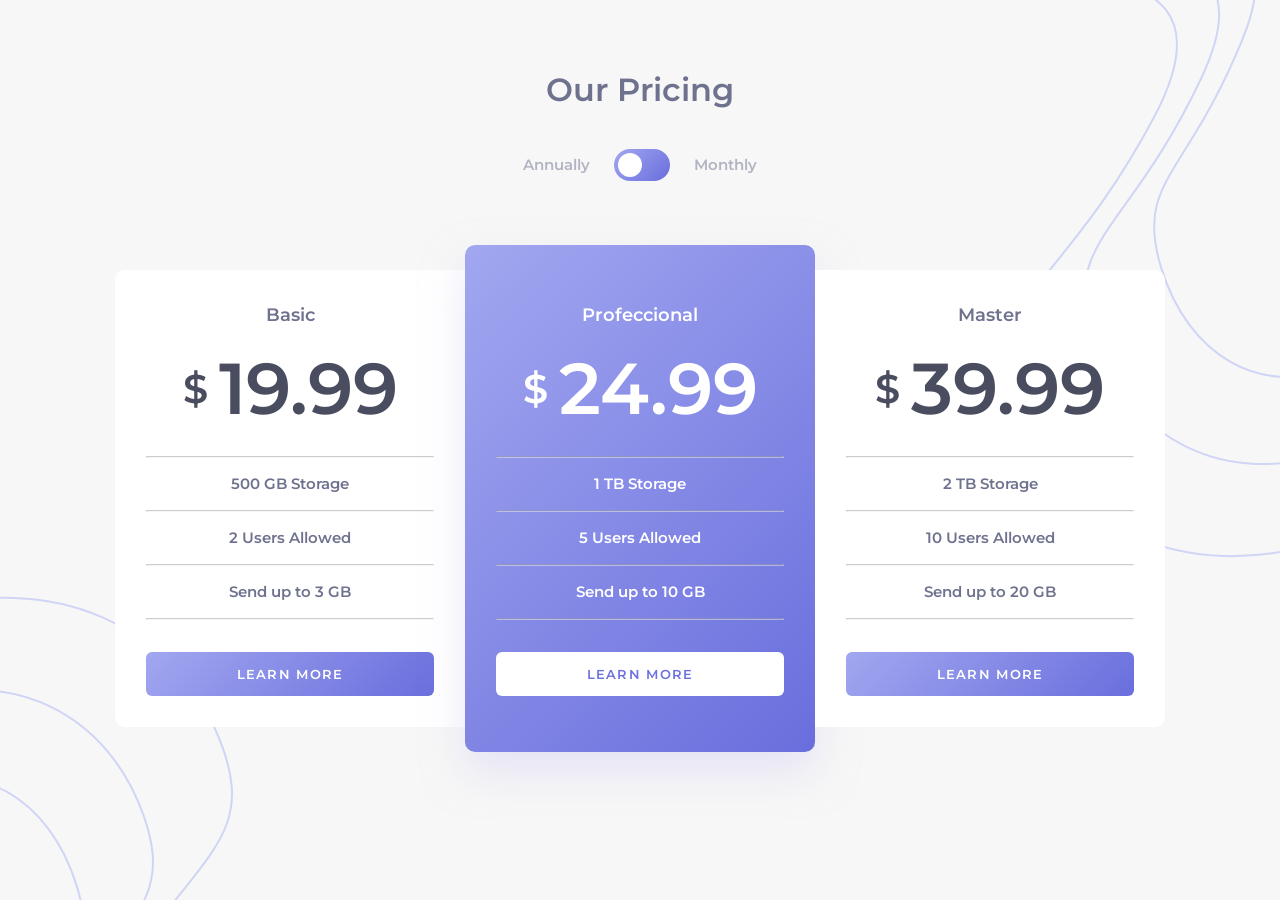
<file: index.html>
<!DOCTYPE html>
<html lang="en">
<head>
    <meta charset="UTF-8">
    <meta name="viewport" content="width=device-width, initial-scale=1.0">
    <title>Our pricing</title>
    <!-- STYLESHEETS -->
    <link rel="stylesheet" href="css/normalazie.css">
    <link rel="stylesheet" href="css/style.css">
</head>
<body>   
    <div class="main-content">
        <div class="container">
            <div class="prices-data">
                <h1 class="prices-data-title">Our Pricing</h1>
                <form action="https:echo.htmlacademy.ru" class="pricing-switch">
                    <div class="switch">
                        <!-- switch radios -->
                        <input class="switch-input-annual visually-hidden" type="radio" name="payment_period" value="annual" id="annual-payment-radio">
                        <input class="switch-input-monthly visually-hidden" type="radio" name="payment_period" value="monthly" id="monthly-payment-radio">
                        <label class="switch-label" for="annual-payment-radio">Annually</label>
                        <!-- SWITch control -->
                        <div class="switch-control">
                            <div class="switch-circle">
                            </div>
                            <label class="switch-control-annual" for="annual-payment-radio"></label>
                            <label class="switch-control-monthly" for="monthly-payment-radio"></label>
                        </div>
                        <label class="switch-label" for="monthly-payment-radio">Monthly</label>
                    </div>
                </form>

                <div class="pricing-table-wrapper">
                    <div class="prising-table" data-payment-annually="199.99" data-payment-monthly="19.99">
                        <h1 class="prising-table-title">Basic</h1>
                        <div class="main-costs">
                            <span class="main-costs-mark">$</span>
                            <span class="main-costs-value">19.99</span>
                        </div>
                        <hr class="divider">
                        <p class="prising-table-texts">500 GB Storage</p>
                        <hr class="divider">
                        <p class="prising-table-texts">2 Users Allowed</p>
                        <hr class="divider">
                        <p class="prising-table-texts">Send up to 3 GB</p>
                        <hr class="divider">
                        <a class="button" href="#">Learn More</a>
                    </div>
                    
                    <div class="prising-table prising-table-pro" data-payment-annually="249.99" data-payment-monthly="24.99">
                        <h1 class="prising-table-title prising-table-title-pro">Profeccional</h1>
                        <div class="main-costs">
                            <span class="main-costs-mark main-costs-mark-pro">$</span>
                            <span class="main-costs-value main-costs-value-pro">24.99</span>
                        </div>
                        <hr class="divider divider-pro">
                        <p class="prising-table-texts prising-table-texts-pro">1 TB Storage</p>
                        <hr class="divider divider-pro">
                        <p class="prising-table-texts prising-table-texts-pro">5 Users Allowed</p>
                        <hr class="divider divider-pro">
                        <p class="prising-table-texts prising-table-texts-pro">Send up to 10 GB</p>
                        <hr class="divider">
                        <a class="form-link" href="#">Learn More</a>
                    </div>

                    <div class="prising-table" data-payment-annually="399.99" data-payment-monthly="39.99">
                        <h1 class="prising-table-title">Master</h1>
                        <div class="main-costs">
                            <span class="main-costs-mark">$</span>
                            <span class="main-costs-value">39.99</span>
                        </div>
                        <hr class="divider">
                        <p class="prising-table-texts">2 TB Storage</p>
                        <hr class="divider">
                        <p class="prising-table-texts">10 Users Allowed</p>
                        <hr class="divider">
                        <p class="prising-table-texts">Send up to 20 GB</p>
                        <hr class="divider">
                        <a class="button" href="#">Learn More</a>
                    </div>

                </div>
            </div>
        </div>
    </div>
    <script src="js/main.js"></script>
</body>
</html>
</file>
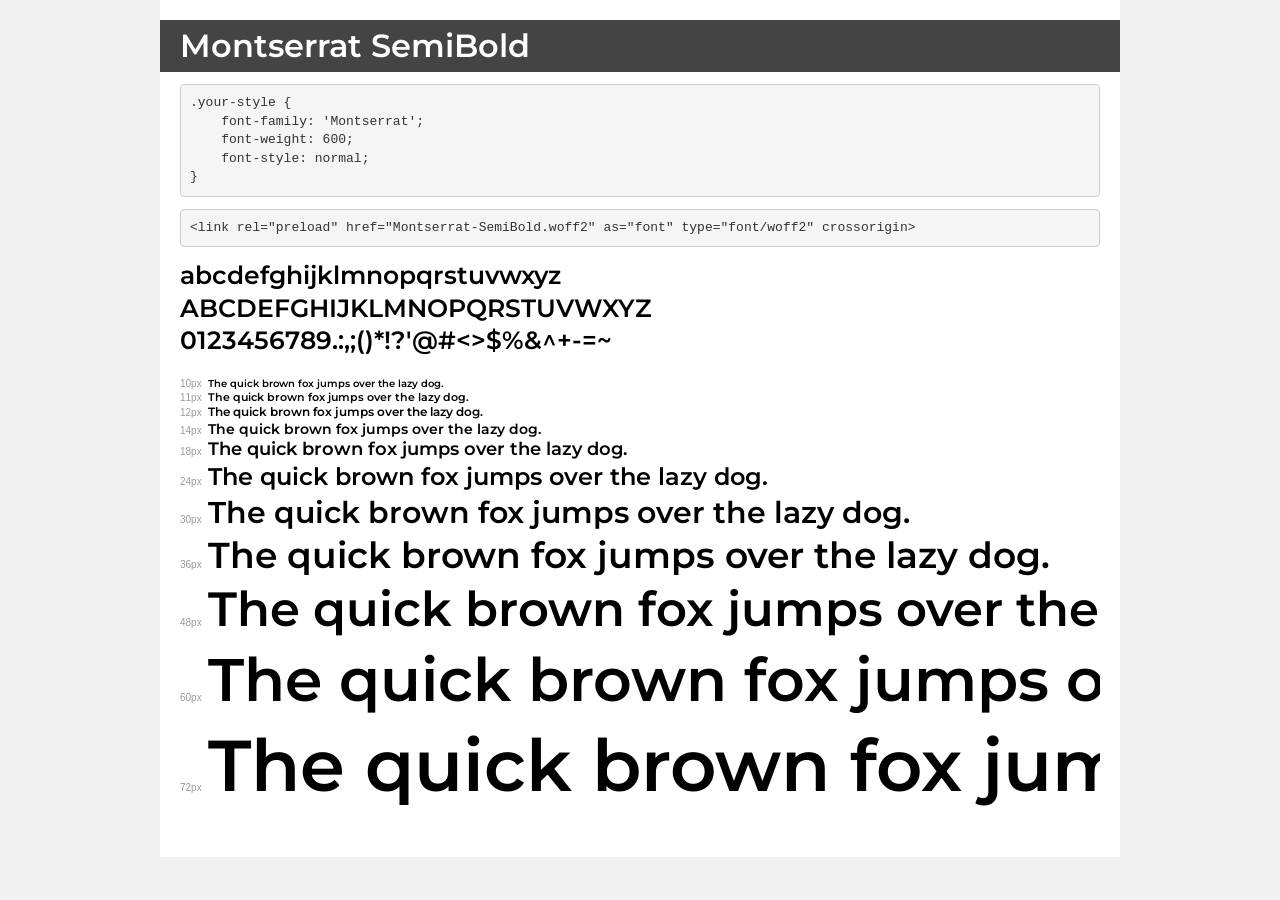
<file: fonts/demo.html>
<!DOCTYPE html>
<html lang="en">
<head>
    <meta charset="utf-8">
    <meta http-equiv="X-UA-Compatible" content="IE=edge">
    <meta name="viewport" content="width=device-width, initial-scale=1">
    <meta name="robots" content="noindex, noarchive">
    <meta name="format-detection" content="telephone=no">
    <title>Transfonter demo</title>
    <link href="stylesheet.css" rel="stylesheet">
    <style>
        /*
        http://meyerweb.com/eric/tools/css/reset/
        v2.0 | 20110126
        License: none (public domain)
        */
        html, body, div, span, applet, object, iframe,
        h1, h2, h3, h4, h5, h6, p, blockquote, pre,
        a, abbr, acronym, address, big, cite, code,
        del, dfn, em, img, ins, kbd, q, s, samp,
        small, strike, strong, sub, sup, tt, var,
        b, u, i, center,
        dl, dt, dd, ol, ul, li,
        fieldset, form, label, legend,
        table, caption, tbody, tfoot, thead, tr, th, td,
        article, aside, canvas, details, embed,
        figure, figcaption, footer, header, hgroup,
        menu, nav, output, ruby, section, summary,
        time, mark, audio, video {
            margin: 0;
            padding: 0;
            border: 0;
            font-size: 100%;
            font: inherit;
            vertical-align: baseline;
        }
        /* HTML5 display-role reset for older browsers */
        article, aside, details, figcaption, figure,
        footer, header, hgroup, menu, nav, section {
            display: block;
        }
        body {
            line-height: 1;
        }
        ol, ul {
            list-style: none;
        }
        blockquote, q {
            quotes: none;
        }
        blockquote:before, blockquote:after,
        q:before, q:after {
            content: '';
            content: none;
        }
        table {
            border-collapse: collapse;
            border-spacing: 0;
        }
        /* demo styles */
        body {
            background: #f0f0f0;
            color: #000;
        }
        .page {
            background: #fff;
            width: 920px;
            margin: 0 auto;
            padding: 20px 20px 0 20px;
            overflow: hidden;
        }
        .font-container {
            overflow-x: auto;
            overflow-y: hidden;
            margin-bottom: 40px;
            line-height: 1.3;
            white-space: nowrap;
            padding-bottom: 5px;
        }
        h1 {
            position: relative;
            background: #444;
            font-size: 32px;
            color: #fff;
            padding: 10px 20px;
            margin: 0 -20px 12px -20px;
        }
        .letters {
            font-size: 25px;
            margin-bottom: 20px;
        }
        .s10:before {
            content: '10px';
        }
        .s11:before {
            content: '11px';
        }
        .s12:before {
            content: '12px';
        }
        .s14:before {
            content: '14px';
        }
        .s18:before {
            content: '18px';
        }
        .s24:before {
            content: '24px';
        }
        .s30:before {
            content: '30px';
        }
        .s36:before {
            content: '36px';
        }
        .s48:before {
            content: '48px';
        }
        .s60:before {
            content: '60px';
        }
        .s72:before {
            content: '72px';
        }
        .s10:before, .s11:before, .s12:before, .s14:before,
        .s18:before, .s24:before, .s30:before, .s36:before,
        .s48:before, .s60:before, .s72:before {
            font-family: Arial, sans-serif;
            font-size: 10px;
            font-weight: normal;
            font-style: normal;
            color: #999;
            padding-right: 6px;
        }
        pre {
            display: block;
            padding: 9px;
            margin: 0 0 12px;
            font-family: Monaco, Menlo, Consolas, "Courier New", monospace;
            font-size: 13px;
            line-height: 1.428571429;
            color: #333;
            font-weight: normal;
            font-style: normal;
            background-color: #f5f5f5;
            border: 1px solid #ccc;
            overflow-x: auto;
            border-radius: 4px;
        }
        /* responsive */
        @media (max-width: 959px) {
            .page {
                width: auto;
                margin: 0;
            }
        }
    </style>
</head>
<body>
<div class="page">
    <div class="demo">
        <h1 style="font-family: 'Montserrat'; font-weight: 600; font-style: normal;">Montserrat SemiBold</h1>
        <pre title="Usage">.your-style {
    font-family: 'Montserrat';
    font-weight: 600;
    font-style: normal;
}</pre>
        <pre title="Preload (optional)">
&lt;link rel=&quot;preload&quot; href=&quot;Montserrat-SemiBold.woff2&quot; as=&quot;font&quot; type=&quot;font/woff2&quot; crossorigin&gt;</pre>
        <div class="font-container" style="font-family: 'Montserrat'; font-weight: 600; font-style: normal;">
            <p class="letters">
                abcdefghijklmnopqrstuvwxyz<br>
ABCDEFGHIJKLMNOPQRSTUVWXYZ<br>
                0123456789.:,;()*!?'@#&lt;&gt;$%&^+-=~
            </p>
            <p class="s10" style="font-size: 10px;">The quick brown fox jumps over the lazy dog.</p>
            <p class="s11" style="font-size: 11px;">The quick brown fox jumps over the lazy dog.</p>
            <p class="s12" style="font-size: 12px;">The quick brown fox jumps over the lazy dog.</p>
            <p class="s14" style="font-size: 14px;">The quick brown fox jumps over the lazy dog.</p>
            <p class="s18" style="font-size: 18px;">The quick brown fox jumps over the lazy dog.</p>
            <p class="s24" style="font-size: 24px;">The quick brown fox jumps over the lazy dog.</p>
            <p class="s30" style="font-size: 30px;">The quick brown fox jumps over the lazy dog.</p>
            <p class="s36" style="font-size: 36px;">The quick brown fox jumps over the lazy dog.</p>
            <p class="s48" style="font-size: 48px;">The quick brown fox jumps over the lazy dog.</p>
            <p class="s60" style="font-size: 60px;">The quick brown fox jumps over the lazy dog.</p>
            <p class="s72" style="font-size: 72px;">The quick brown fox jumps over the lazy dog.</p>
        </div>
    </div>

</div>
</body>
</html>
</file>
<file: css/style.css>
@font-face {
    font-family: 'Montserrat';
    src: url('../fonts/Montserrat-SemiBold.woff2') format('woff2'),
        url('../fonts/Montserrat-SemiBold.woff') format('woff');
    font-weight: 700;
    font-style: normal;
    font-display: swap;
}

html{
    box-sizing:border-box;
    height: 100%;
    scroll-behavior: smooth;
}

*,
*::before,
*::after{
    box-sizing:inherit;
}

body{
    display: flex;
    flex-direction: column;
    height: 100%;
    padding:0;
    margin:0;
    font-family:'Montserrat', sans-serif;
    font-size:16px;
    line-height: 1.5;
    background-image: url("../img/lines-bg-left.svg"),
    url("../img/lines-bg-right.svg");
    background-repeat: no-repeat;
    background-position: left -120px bottom ,
    right -100px top -100px;
    background-color:#f7f7f7;
    color:#6E728E;
}
img{
    max-width: 100%;
    height: auto;
}
.visually-hidden {
    clip: rect(0 0 0 0);
    clip-path: inset(50%);
    height: 1px;
    overflow: hidden;
    position: absolute;
    white-space: nowrap;
    width: 1px;
}
/* CONTAINER */
.container{
    width: 100%;
    max-width: 1150px;
    padding-left: 50px;
    padding-right: 50px;
    margin-right: auto;
    margin-left: auto;
}

/* MAIN_CONTENT */
.main-content{
    flex-grow: 1;
}
/* HEADER */
.prices-data {
    padding-top: 70px;
    padding-bottom: 70px;
}
.prices-data-title {
    text-align: center;
    margin: 0;
    padding: 0;
    color: #6E728E;
    font-weight: 700;
    font-size: 32px;
    line-height: 39px;
    margin-bottom: 40px;

}
.price-button-wrapper {
    display: flex;
    align-items: center;
    justify-content: center;
    margin-bottom: 90px;
}
.price-button-text {
    color:#6E728E;
    font-size: 15px;
    line-height: 28px;
    opacity: 0.5;
}
.price-button-text:not(:last-child){
    margin-right: 24px;
}
.price-button {
    margin-right: 24px;
}

/* COSTS-TABLES */
.pricing-table-wrapper {
    display: flex;
    justify-content: space-between;
    align-items: center;    
}
.prising-table {
    min-width: 350px;
    background-color:#fff;
    padding: 31px;
}
.prising-table:nth-child(1){
    border-radius: 10px 0 0 10px;
}
.prising-table:nth-child(2){
    border-radius: 10px;
}
.prising-table:nth-child(3){
    border-radius: 0 10px 10px 0;
}
.prising-table-title {
    color: #6E728E;
    padding: 0;
    margin: 0;
    font-size: 18px;
    line-height: 28px;
    text-align: center;
    margin-bottom: 24px;
}
.main-costs {
    display: flex;
    align-items: center;
    justify-content: center;
    margin-bottom: 32px;

}
.main-costs-mark {
    font-size: 40px;
    line-height: 48px;
    color: #4A4D60;
    margin-right: 11px;
    text-align: center;

}
.main-costs-value {
    font-size: 72px;
    line-height: 71px;
    color: #4A4D60;
}
.divider {
    color: #6E728E;
    opacity: 0.5;
    margin: 0;
}

.prising-table-texts {
    color: #6E728E;
    font-size: 15px;
    line-height: 28px;
    text-align: center;
    margin:12px 0 ;
}
.form-link {
    margin-top: 32px;
    padding: 14px 66px;
    background-color:#fff;
    border-radius: 6px;
    font-size: 13px;
    letter-spacing: 1.3px;
    text-decoration: none;
    font-style: normal;
    line-height: normal;
    color:#6D72DE;
    text-transform: uppercase;
    display: flex;
    justify-content: center;
}
.form-link:hover{
    background:#6d72de;
    color:#fff;
    border:1px solid #fff;
    border-radius:6px;
}
.button {
    margin-top: 32px;
    padding: 14px 66px;
    background: linear-gradient(135.06deg, #A2A7F0 -0.05%, #696EDD 100.05%);
    border-radius: 6px;
    font-size: 13px;
    letter-spacing: 1.3px;
    text-decoration: none;
    font-style: normal;
    line-height: normal;
    color:#fff;
    text-transform: uppercase;
    display: flex;
    justify-content: center;
}
.button:hover{
    background:#fff;
    color:#6d72de;
    border:1px solid #6d72de;
    border-radius:6px;  
}
.prising-table-pro {
    background: linear-gradient(135deg, #A2A7F0 -0.05%, #696EDD 100.05%);
    box-shadow: 0px 20px 40px 0px rgba(212, 210, 244, 0.50);
    padding-top: 56px;
    padding-bottom: 56px;
}
.prising-table-title-pro {
    color:#fff;
}
.main-costs-mark-pro {
    color:#fff;
}
.main-costs-value-pro {
    color:#fff;
}
.divider-pro {
    color:#fff;
}
.prising-table-texts-pro {
    color:#fff;
}
.button-pro{
    background-color:#fff;
}

/* Switch */
.switch{
    display: flex;
    justify-content: center;
    align-items: center;

}
.pricing-switch{
    margin-bottom: 64px;
    text-align: center;
}

.switch-label{
    font-size: 15px;
    line-height: 28px;
    color:rgb(110, 114, 142,0.5);
    cursor: pointer;
}
.switch-label:hover{
    color:#6E728E
}

.switch-control{
    position: relative;
    width: 56px;
    height: 32px;
    padding: 4px;
    margin-left: 24px;
    margin-right: 24px;
    border-radius:16px;
    background-image:linear-gradient(135deg,#a2a7f0 0%,#696edd 100%);
}
.switch-circle{
    width: 24px;
    height: 24px;
    border-radius:50%;
    background-color:#fff;
    transition: margin 0.2s ease;
}
.switch-control-annual,
.switch-control-monthly{
    position: absolute;
    left:0;
    top:0;
    width: 100%;
    height: 100%;
    cursor:pointer;
}

.switch-input-annual:checked ~ .switch-control .switch-control-monthly,
.switch-input-monthly:checked ~ .switch-control .switch-control-annual{
    z-index: 5;
}

.switch-input-monthly:checked ~ .switch-control .switch-circle{
    margin-left: 24px;
}
</file>
<file: fonts/stylesheet.css>
@font-face {
    font-family: 'Montserrat';
    src: url('Montserrat-SemiBold.woff2') format('woff2'),
        url('Montserrat-SemiBold.woff') format('woff');
    font-weight: 600;
    font-style: normal;
    font-display: swap;
}
</file>
<file: css/normalazie.css>
/*! normalize.css v8.0.1 | MIT License | github.com/necolas/normalize.css */

/* Document
   ========================================================================== */

/**
 * 1. Correct the line height in all browsers.
 * 2. Prevent adjustments of font size after orientation changes in iOS.
 */

 html {
    line-height: 1.15; /* 1 */
    -webkit-text-size-adjust: 100%; /* 2 */
  }
  
  /* Sections
     ========================================================================== */
  
  /**
   * Remove the margin in all browsers.
   */
  
  body {
    margin: 0;
  }
  
  /**
   * Render the `main` element consistently in IE.
   */
  
  main {
    display: block;
  }
  
  /**
   * Correct the font size and margin on `h1` elements within `section` and
   * `article` contexts in Chrome, Firefox, and Safari.
   */
  
  h1 {
    font-size: 2em;
    margin: 0.67em 0;
  }
  
  /* Grouping content
     ========================================================================== */
  
  /**
   * 1. Add the correct box sizing in Firefox.
   * 2. Show the overflow in Edge and IE.
   */
  
  hr {
    box-sizing: content-box; /* 1 */
    height: 0; /* 1 */
    overflow: visible; /* 2 */
  }
  
  /**
   * 1. Correct the inheritance and scaling of font size in all browsers.
   * 2. Correct the odd `em` font sizing in all browsers.
   */
  
  pre {
    font-family: monospace, monospace; /* 1 */
    font-size: 1em; /* 2 */
  }
  
  /* Text-level semantics
     ========================================================================== */
  
  /**
   * Remove the gray background on active links in IE 10.
   */
  
  a {
    background-color: transparent;
  }
  
  /**
   * 1. Remove the bottom border in Chrome 57-
   * 2. Add the correct text decoration in Chrome, Edge, IE, Opera, and Safari.
   */
  
  abbr[title] {
    border-bottom: none; /* 1 */
    text-decoration: underline; /* 2 */
    text-decoration: underline dotted; /* 2 */
  }
  
  /**
   * Add the correct font weight in Chrome, Edge, and Safari.
   */
  
  b,
  strong {
    font-weight: bolder;
  }
  
  /**
   * 1. Correct the inheritance and scaling of font size in all browsers.
   * 2. Correct the odd `em` font sizing in all browsers.
   */
  
  code,
  kbd,
  samp {
    font-family: monospace, monospace; /* 1 */
    font-size: 1em; /* 2 */
  }
  
  /**
   * Add the correct font size in all browsers.
   */
  
  small {
    font-size: 80%;
  }
  
  /**
   * Prevent `sub` and `sup` elements from affecting the line height in
   * all browsers.
   */
  
  sub,
  sup {
    font-size: 75%;
    line-height: 0;
    position: relative;
    vertical-align: baseline;
  }
  
  sub {
    bottom: -0.25em;
  }
  
  sup {
    top: -0.5em;
  }
  
  /* Embedded content
     ========================================================================== */
  
  /**
   * Remove the border on images inside links in IE 10.
   */
  
  img {
    border-style: none;
  }
  
  /* Forms
     ========================================================================== */
  
  /**
   * 1. Change the font styles in all browsers.
   * 2. Remove the margin in Firefox and Safari.
   */
  
  button,
  input,
  optgroup,
  select,
  textarea {
    font-family: inherit; /* 1 */
    font-size: 100%; /* 1 */
    line-height: 1.15; /* 1 */
    margin: 0; /* 2 */
  }
  
  /**
   * Show the overflow in IE.
   * 1. Show the overflow in Edge.
   */
  
  button,
  input { /* 1 */
    overflow: visible;
  }
  
  /**
   * Remove the inheritance of text transform in Edge, Firefox, and IE.
   * 1. Remove the inheritance of text transform in Firefox.
   */
  
  button,
  select { /* 1 */
    text-transform: none;
  }
  
  /**
   * Correct the inability to style clickable types in iOS and Safari.
   */
  
  button,
  [type="button"],
  [type="reset"],
  [type="submit"] {
    -webkit-appearance: button;
  }
  
  /**
   * Remove the inner border and padding in Firefox.
   */
  
  button::-moz-focus-inner,
  [type="button"]::-moz-focus-inner,
  [type="reset"]::-moz-focus-inner,
  [type="submit"]::-moz-focus-inner {
    border-style: none;
    padding: 0;
  }
  
  /**
   * Restore the focus styles unset by the previous rule.
   */
  
  button:-moz-focusring,
  [type="button"]:-moz-focusring,
  [type="reset"]:-moz-focusring,
  [type="submit"]:-moz-focusring {
    outline: 1px dotted ButtonText;
  }
  
  /**
   * Correct the padding in Firefox.
   */
  
  fieldset {
    padding: 0.35em 0.75em 0.625em;
  }
  
  /**
   * 1. Correct the text wrapping in Edge and IE.
   * 2. Correct the color inheritance from `fieldset` elements in IE.
   * 3. Remove the padding so developers are not caught out when they zero out
   *    `fieldset` elements in all browsers.
   */
  
  legend {
    box-sizing: border-box; /* 1 */
    color: inherit; /* 2 */
    display: table; /* 1 */
    max-width: 100%; /* 1 */
    padding: 0; /* 3 */
    white-space: normal; /* 1 */
  }
  
  /**
   * Add the correct vertical alignment in Chrome, Firefox, and Opera.
   */
  
  progress {
    vertical-align: baseline;
  }
  
  /**
   * Remove the default vertical scrollbar in IE 10+.
   */
  
  textarea {
    overflow: auto;
  }
  
  /**
   * 1. Add the correct box sizing in IE 10.
   * 2. Remove the padding in IE 10.
   */
  
  [type="checkbox"],
  [type="radio"] {
    box-sizing: border-box; /* 1 */
    padding: 0; /* 2 */
  }
  
  /**
   * Correct the cursor style of increment and decrement buttons in Chrome.
   */
  
  [type="number"]::-webkit-inner-spin-button,
  [type="number"]::-webkit-outer-spin-button {
    height: auto;
  }
  
  /**
   * 1. Correct the odd appearance in Chrome and Safari.
   * 2. Correct the outline style in Safari.
   */
  
  [type="search"] {
    -webkit-appearance: textfield; /* 1 */
    outline-offset: -2px; /* 2 */
  }
  
  /**
   * Remove the inner padding in Chrome and Safari on macOS.
   */
  
  [type="search"]::-webkit-search-decoration {
    -webkit-appearance: none;
  }
  
  /**
   * 1. Correct the inability to style clickable types in iOS and Safari.
   * 2. Change font properties to `inherit` in Safari.
   */
  
  ::-webkit-file-upload-button {
    -webkit-appearance: button; /* 1 */
    font: inherit; /* 2 */
  }
  
  /* Interactive
     ========================================================================== */
  
  /*
   * Add the correct display in Edge, IE 10+, and Firefox.
   */
  
  details {
    display: block;
  }
  
  /*
   * Add the correct display in all browsers.
   */
  
  summary {
    display: list-item;
  }
  
  /* Misc
     ========================================================================== */
  
  /**
   * Add the correct display in IE 10+.
   */
  
  template {
    display: none;
  }
  
  /**
   * Add the correct display in IE 10.
   */
  
  [hidden] {
    display: none;
  }
</file>
